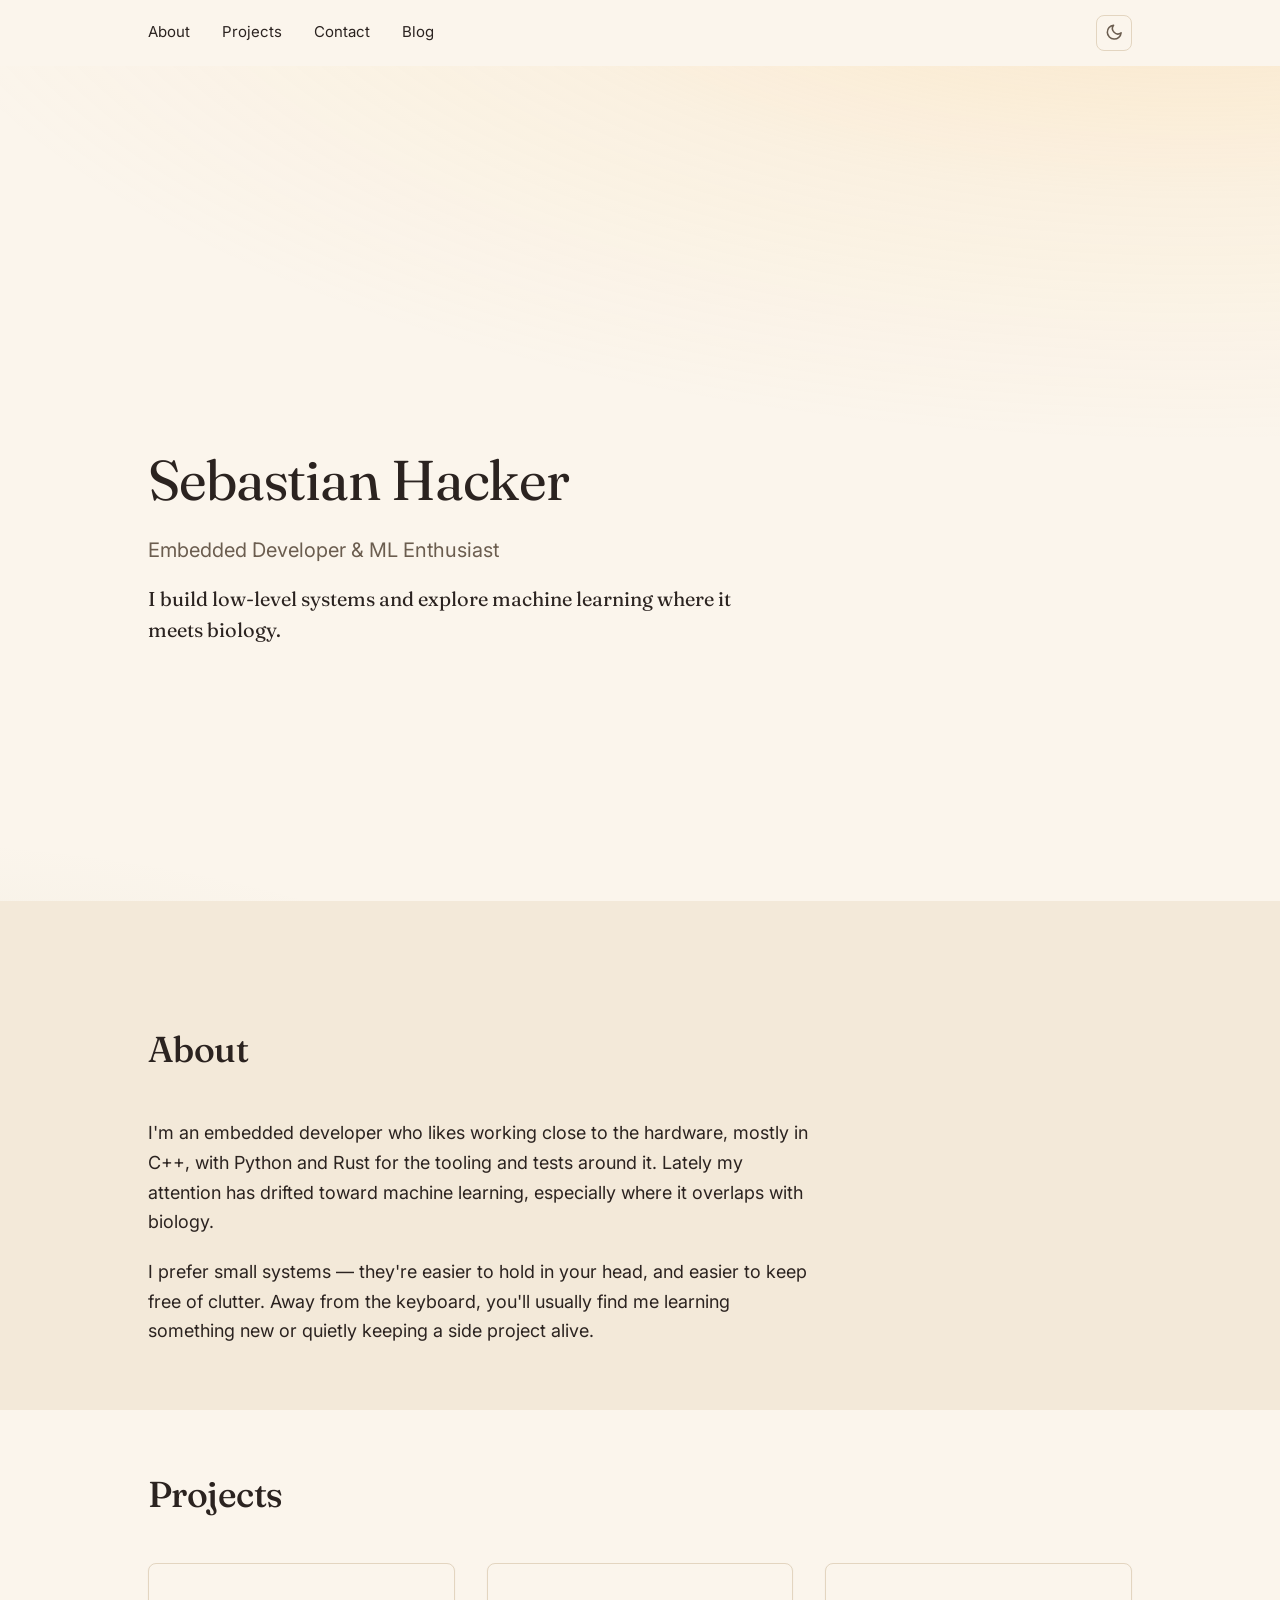
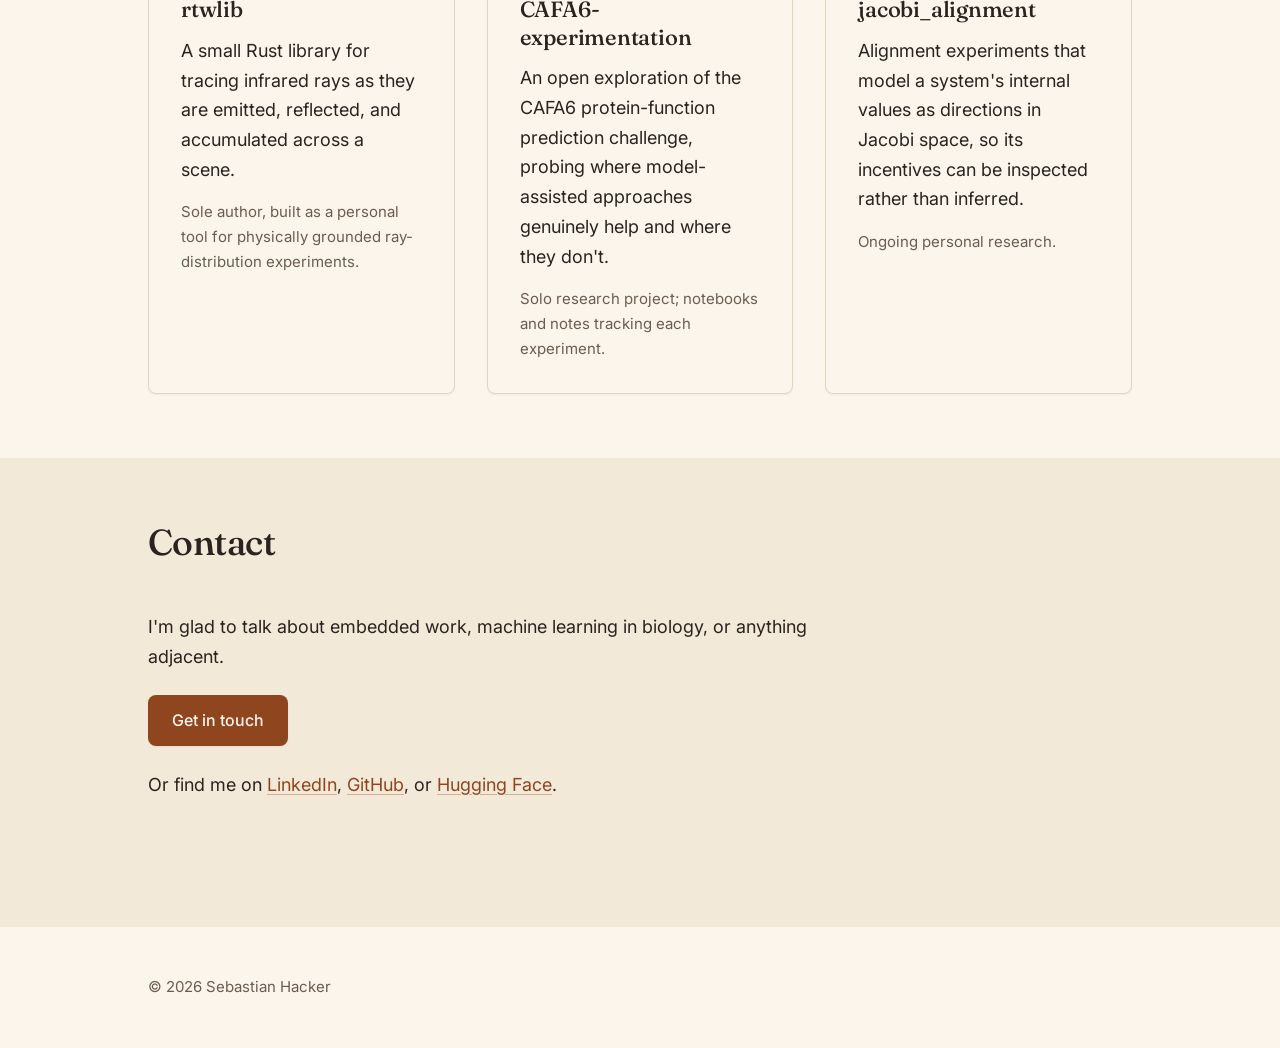
<file: index.html>
<!DOCTYPE html>
<html lang="en">
<head>
  <meta charset="UTF-8">
  <meta name="viewport" content="width=device-width, initial-scale=1">
  <title>Sebastian Hacker — Embedded Developer &amp; ML Enthusiast</title>
  <meta name="description" content="Embedded developer Sebastian Hacker works in C++, Python and Rust, and is exploring machine learning where it meets biology — favouring small, clear systems.">
  <meta name="color-scheme" content="light dark">
  <meta property="og:type" content="website">
  <meta property="og:title" content="Sebastian Hacker — Embedded Developer &amp; ML Enthusiast">
  <meta property="og:description" content="Embedded developer in C++, Python, and Rust, now working on machine learning where it meets biology.">

  <link rel="preconnect" href="https://fonts.googleapis.com">
  <link rel="preconnect" href="https://fonts.gstatic.com" crossorigin>
  <link rel="stylesheet" href="https://fonts.googleapis.com/css2?family=Fraunces:opsz,wght@9..144,400;9..144,500&family=Inter:wght@400;500;600&display=swap">
  <link rel="stylesheet" href="styles.css">

  <script>
    (function () {
      document.documentElement.classList.add('js');
      try {
        var t = localStorage.getItem('theme');
        if (t === 'light' || t === 'dark') document.documentElement.setAttribute('data-theme', t);
      } catch (e) {}
    })();
  </script>
</head>
<body>
  <a class="skip-link" href="#main">Skip to content</a>

  <header class="page-header">
    <div class="container">
      <nav class="site-nav" aria-label="Primary">
        <ul>
          <li><a class="nav-link" data-section="about" href="#about">About</a></li>
          <li><a class="nav-link" data-section="projects" href="#projects">Projects</a></li>
          <li><a class="nav-link" data-section="contact" href="#contact">Contact</a></li>
          <li><a class="nav-link" href="blog/index.html">Blog</a></li>
        </ul>
      </nav>

      <button class="theme-toggle" type="button" aria-label="Switch to dark theme" aria-pressed="false">
        <span data-icon="moon" aria-hidden="true">
          <svg viewBox="0 0 24 24" fill="none" stroke="currentColor" stroke-width="2" stroke-linecap="round" stroke-linejoin="round">
            <path d="M21 12.8A9 9 0 1 1 11.2 3a7 7 0 0 0 9.8 9.8z"></path>
          </svg>
        </span>
        <span data-icon="sun" aria-hidden="true" hidden>
          <svg viewBox="0 0 24 24" fill="none" stroke="currentColor" stroke-width="2" stroke-linecap="round">
            <circle cx="12" cy="12" r="4"></circle>
            <path d="M12 2v2M12 20v2M4.9 4.9l1.4 1.4M17.7 17.7l1.4 1.4M2 12h2M20 12h2M4.9 19.1l1.4-1.4M17.7 6.3l1.4-1.4"></path>
          </svg>
        </span>
      </button>
    </div>
  </header>

  <main id="main">
    <section class="hero" aria-labelledby="hero-name">
      <div class="container">
        <h1 id="hero-name">Sebastian Hacker</h1>
        <p class="hero__role">Embedded Developer &amp; ML Enthusiast</p>
        <p class="hero__tagline">I build low-level systems and explore machine learning where it meets biology.</p>
      </div>
    </section>

    <section class="section section--surface about" id="about" aria-labelledby="about-title">
      <div class="container">
        <h2 class="section__title reveal" id="about-title">About</h2>
        <div class="section__body prose reveal">
          <p>I'm an embedded developer who likes working close to the hardware, mostly in C++, with Python and Rust for the tooling and tests around it. Lately my attention has drifted toward machine learning, especially where it overlaps with biology.</p>
          <p>I prefer small systems — they're easier to hold in your head, and easier to keep free of clutter. Away from the keyboard, you'll usually find me learning something new or quietly keeping a side project alive.</p>
        </div>
      </div>
    </section>

    <section class="section projects" id="projects" aria-labelledby="projects-title">
      <div class="container">
        <h2 class="section__title reveal" id="projects-title">Projects</h2>
        <ul class="projects__list">
          <li class="reveal">
            <a class="project" href="https://github.com/Kelmoir/rtwlib" target="_blank" rel="noopener noreferrer">
              <h3 class="project__title">rtwlib</h3>
              <p class="project__desc">A small Rust library for tracing infrared rays as they are emitted, reflected, and accumulated across a scene.</p>
              <p class="project__outcome">Sole author, built as a personal tool for physically grounded ray-distribution experiments.</p>
            </a>
          </li>
          <li class="reveal">
            <a class="project" href="https://github.com/Kelmoir/CAFA6-experimentation" target="_blank" rel="noopener noreferrer">
              <h3 class="project__title">CAFA6-experimentation</h3>
              <p class="project__desc">An open exploration of the CAFA6 protein-function prediction challenge, probing where model-assisted approaches genuinely help and where they don't.</p>
              <p class="project__outcome">Solo research project; notebooks and notes tracking each experiment.</p>
            </a>
          </li>
          <li class="reveal">
            <a class="project" href="https://github.com/Kelmoir/jacobi_allignment" target="_blank" rel="noopener noreferrer">
              <h3 class="project__title">jacobi_alignment</h3>
              <p class="project__desc">Alignment experiments that model a system's internal values as directions in Jacobi space, so its incentives can be inspected rather than inferred.</p>
              <p class="project__outcome">Ongoing personal research.</p>
            </a>
          </li>
        </ul>
      </div>
    </section>

    <section class="section section--surface contact" id="contact" aria-labelledby="contact-title">
      <div class="container">
        <h2 class="section__title reveal" id="contact-title">Contact</h2>
        <div class="section__body prose reveal">
          <p>I'm glad to talk about embedded work, machine learning in biology, or anything adjacent.</p>
          <a class="contact__cta" href="mailto:kelmoir@googlemail.com">Get in touch</a>
          <p class="contact__secondary">Or find me on <a href="https://www.linkedin.com/in/sebastian-hacker-609a0439a/">LinkedIn</a>, <a href="https://github.com/Kelmoir">GitHub</a>, or <a href="https://huggingface.co/Kelmoir">Hugging Face</a>.</p>
        </div>
      </div>
    </section>
  </main>

  <footer class="site-footer">
    <div class="container">
      <p>© 2026 Sebastian Hacker</p>
    </div>
  </footer>

  <script src="script.js"></script>
</body>
</html>
</file>
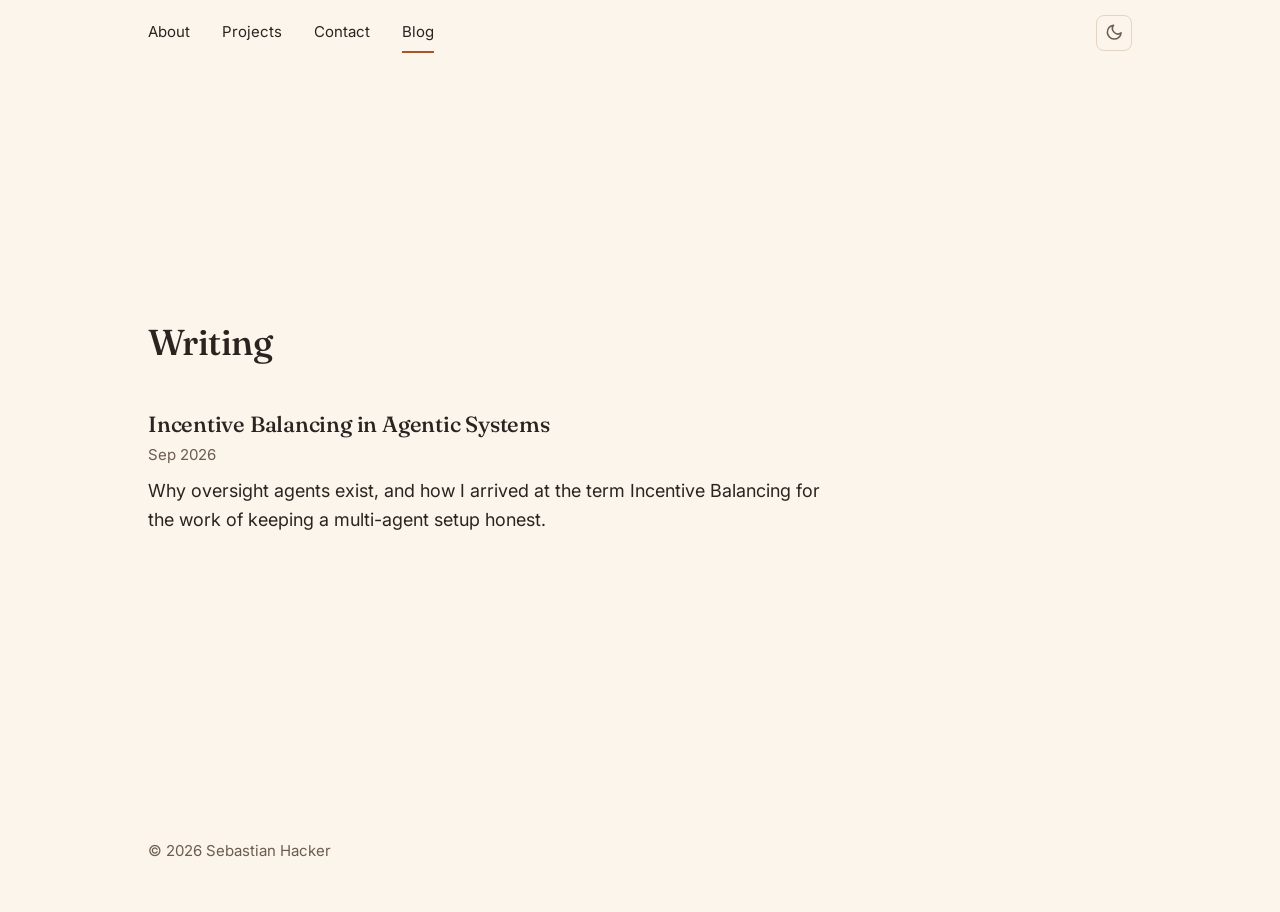
<file: blog/index.html>
<!DOCTYPE html>
<html lang="en">
<head>
  <meta charset="UTF-8">
  <meta name="viewport" content="width=device-width, initial-scale=1">
  <title>Writing — Sebastian Hacker</title>
  <meta name="description" content="Notes and essays by Sebastian Hacker on embedded systems, machine learning, and agentic-system design.">
  <meta name="color-scheme" content="light dark">

  <link rel="preconnect" href="https://fonts.googleapis.com">
  <link rel="preconnect" href="https://fonts.gstatic.com" crossorigin>
  <link rel="stylesheet" href="https://fonts.googleapis.com/css2?family=Fraunces:opsz,wght@9..144,400;9..144,500&family=Inter:wght@400;500;600&display=swap">
  <link rel="stylesheet" href="../styles.css">

  <script>
    (function () {
      document.documentElement.classList.add('js');
      try {
        var t = localStorage.getItem('theme');
        if (t === 'light' || t === 'dark') document.documentElement.setAttribute('data-theme', t);
      } catch (e) {}
    })();
  </script>
</head>
<body>
  <a class="skip-link" href="#main">Skip to content</a>

  <header class="page-header">
    <div class="container">
      <nav class="site-nav" aria-label="Primary">
        <ul>
          <li><a class="nav-link" href="../index.html#about">About</a></li>
          <li><a class="nav-link" href="../index.html#projects">Projects</a></li>
          <li><a class="nav-link" href="../index.html#contact">Contact</a></li>
          <li><a class="nav-link" href="index.html" aria-current="page">Blog</a></li>
        </ul>
      </nav>

      <button class="theme-toggle" type="button" aria-label="Switch to dark theme" aria-pressed="false">
        <span data-icon="moon" aria-hidden="true">
          <svg viewBox="0 0 24 24" fill="none" stroke="currentColor" stroke-width="2" stroke-linecap="round" stroke-linejoin="round">
            <path d="M21 12.8A9 9 0 1 1 11.2 3a7 7 0 0 0 9.8 9.8z"></path>
          </svg>
        </span>
        <span data-icon="sun" aria-hidden="true" hidden>
          <svg viewBox="0 0 24 24" fill="none" stroke="currentColor" stroke-width="2" stroke-linecap="round">
            <circle cx="12" cy="12" r="4"></circle>
            <path d="M12 2v2M12 20v2M4.9 4.9l1.4 1.4M17.7 17.7l1.4 1.4M2 12h2M20 12h2M4.9 19.1l1.4-1.4M17.7 6.3l1.4-1.4"></path>
          </svg>
        </span>
      </button>
    </div>
  </header>

  <main id="main">
    <section class="section blog-index" aria-labelledby="blog-title">
      <div class="container">
        <h1 class="section__title" id="blog-title">Writing</h1>
        <ul class="post-list">
          <li class="post-item">
            <h2 class="post-item__title">
              <a href="incentive-balancing-in-agentic-systems.html">Incentive Balancing in Agentic Systems</a>
            </h2>
            <p class="post-item__date">Sep 2026</p>
            <p class="post-item__excerpt">Why oversight agents exist, and how I arrived at the term Incentive Balancing for the work of keeping a multi-agent setup honest.</p>
          </li>
        </ul>
      </div>
    </section>
  </main>

  <footer class="site-footer">
    <div class="container">
      <p>© 2026 Sebastian Hacker</p>
    </div>
  </footer>

  <script src="../script.js" defer></script>
</body>
</html>
</file>
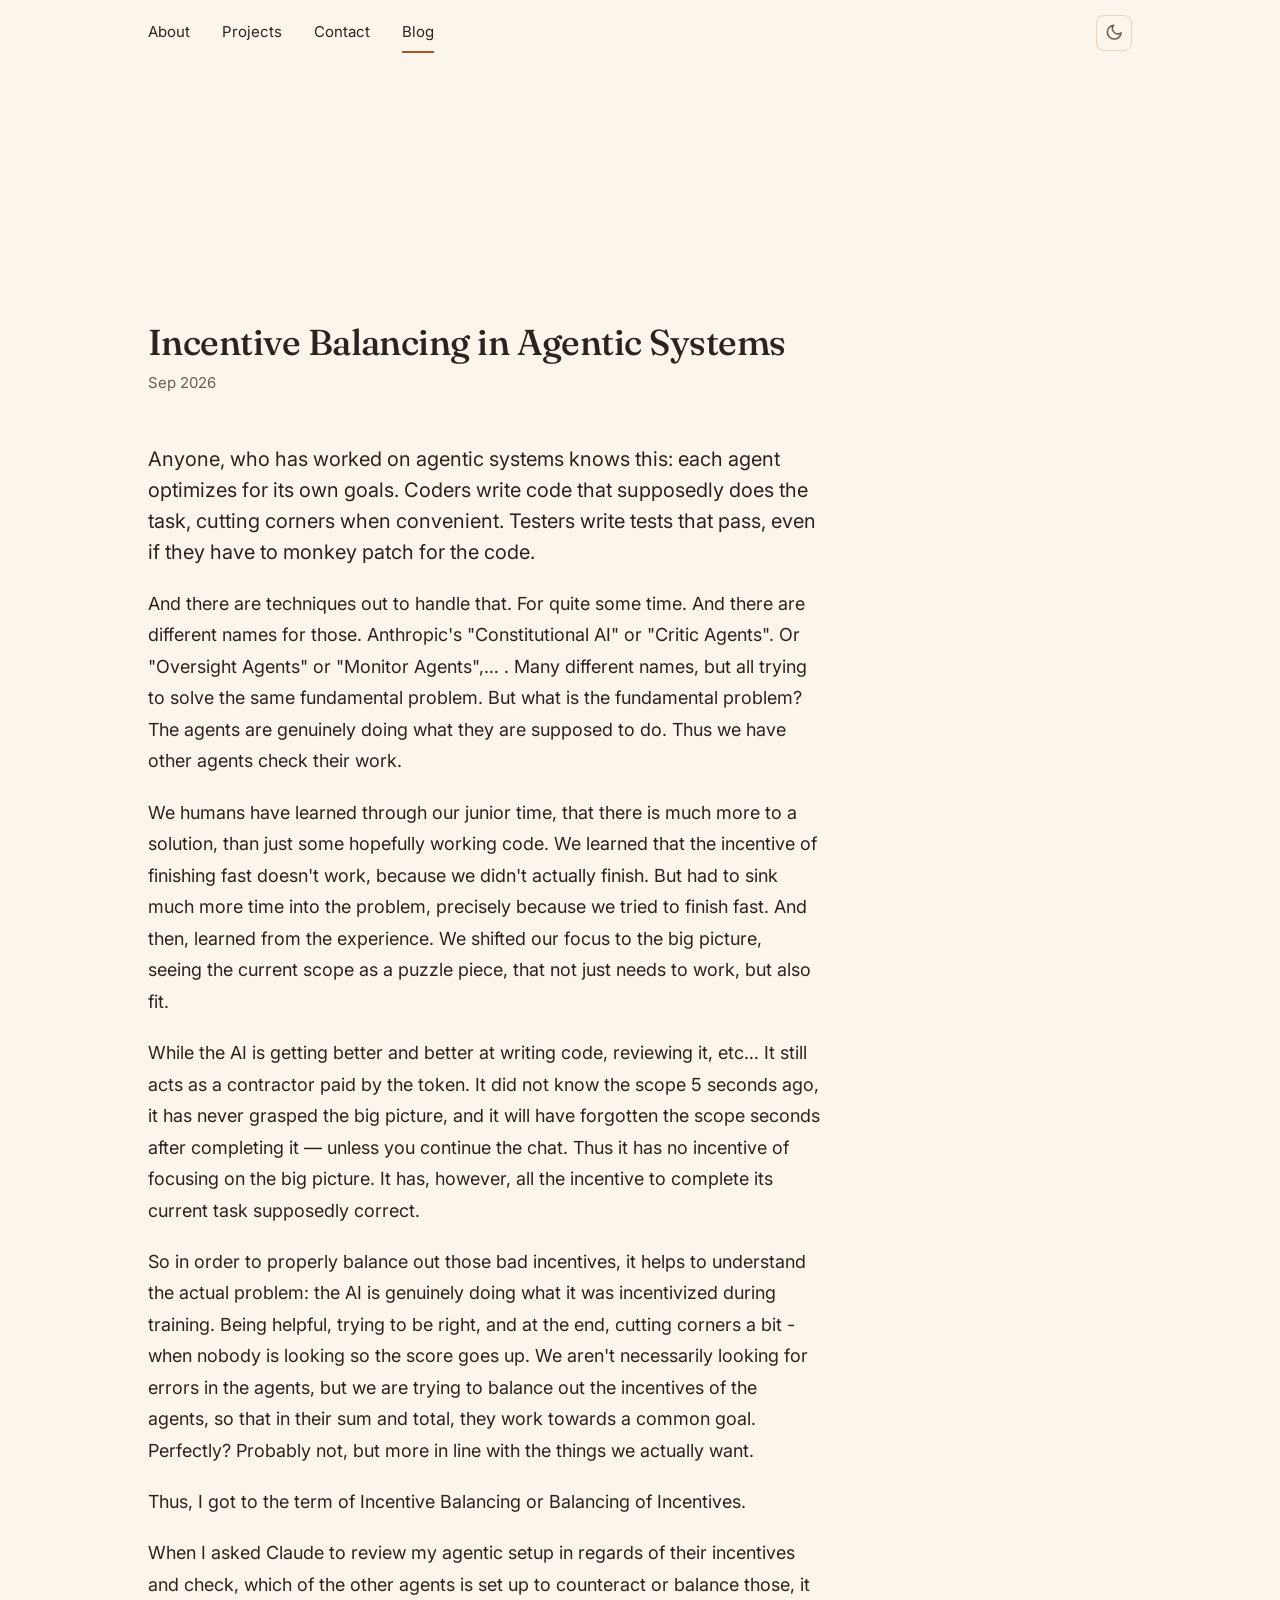
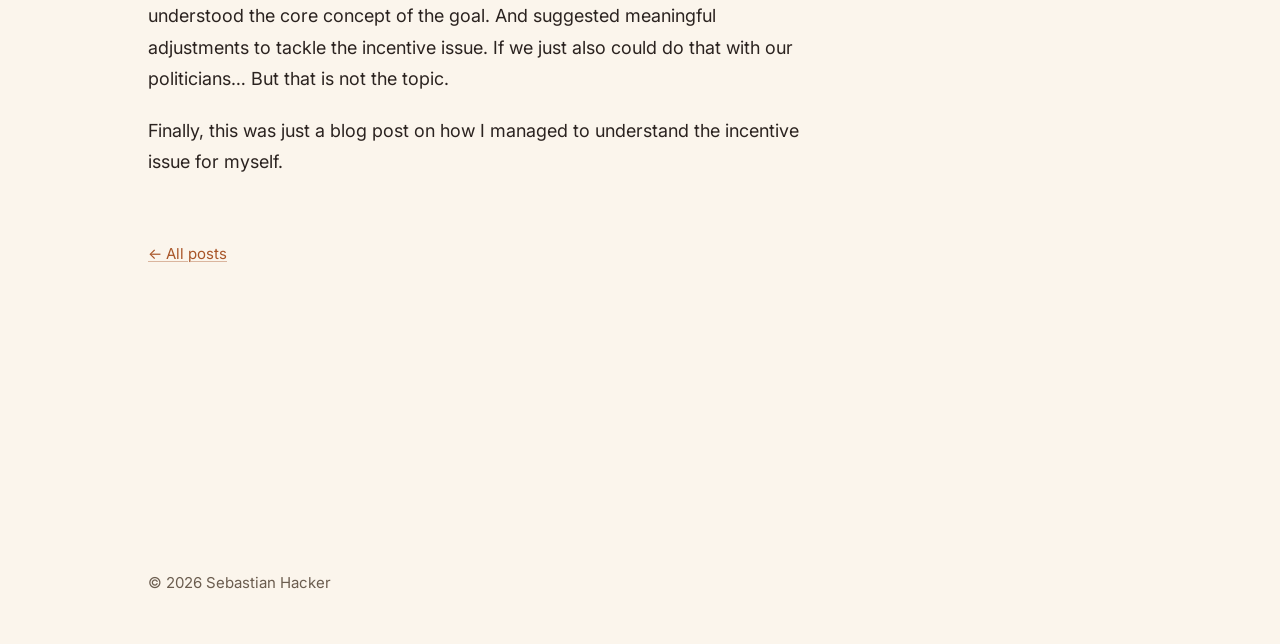
<file: blog/incentive-balancing-in-agentic-systems.html>
<!DOCTYPE html>
<html lang="en">
<head>
  <meta charset="UTF-8">
  <meta name="viewport" content="width=device-width, initial-scale=1">
  <title>Incentive Balancing in Agentic Systems — Sebastian Hacker</title>
  <meta name="description" content="Why oversight agents exist, and how I arrived at the term Incentive Balancing for the work of keeping a multi-agent setup honest.">
  <meta name="color-scheme" content="light dark">

  <link rel="preconnect" href="https://fonts.googleapis.com">
  <link rel="preconnect" href="https://fonts.gstatic.com" crossorigin>
  <link rel="stylesheet" href="https://fonts.googleapis.com/css2?family=Fraunces:opsz,wght@9..144,400;9..144,500&family=Inter:wght@400;500;600&display=swap">
  <link rel="stylesheet" href="../styles.css">

  <script>
    (function () {
      document.documentElement.classList.add('js');
      try {
        var t = localStorage.getItem('theme');
        if (t === 'light' || t === 'dark') document.documentElement.setAttribute('data-theme', t);
      } catch (e) {}
    })();
  </script>
</head>
<body>
  <a class="skip-link" href="#main">Skip to content</a>

  <header class="page-header">
    <div class="container">
      <nav class="site-nav" aria-label="Primary">
        <ul>
          <li><a class="nav-link" href="../index.html#about">About</a></li>
          <li><a class="nav-link" href="../index.html#projects">Projects</a></li>
          <li><a class="nav-link" href="../index.html#contact">Contact</a></li>
          <li><a class="nav-link" href="index.html" aria-current="page">Blog</a></li>
        </ul>
      </nav>

      <button class="theme-toggle" type="button" aria-label="Switch to dark theme" aria-pressed="false">
        <span data-icon="moon" aria-hidden="true">
          <svg viewBox="0 0 24 24" fill="none" stroke="currentColor" stroke-width="2" stroke-linecap="round" stroke-linejoin="round">
            <path d="M21 12.8A9 9 0 1 1 11.2 3a7 7 0 0 0 9.8 9.8z"></path>
          </svg>
        </span>
        <span data-icon="sun" aria-hidden="true" hidden>
          <svg viewBox="0 0 24 24" fill="none" stroke="currentColor" stroke-width="2" stroke-linecap="round">
            <circle cx="12" cy="12" r="4"></circle>
            <path d="M12 2v2M12 20v2M4.9 4.9l1.4 1.4M17.7 17.7l1.4 1.4M2 12h2M20 12h2M4.9 19.1l1.4-1.4M17.7 6.3l1.4-1.4"></path>
          </svg>
        </span>
      </button>
    </div>
  </header>

  <main id="main">
    <article class="section post">
      <div class="container">
        <header class="post-header">
          <h1 class="post-header__title">Incentive Balancing in Agentic Systems</h1>
          <p class="post-header__date">Sep 2026</p>
        </header>

        <div class="post-body">
          <p class="lead">Anyone, who has worked on agentic systems knows this: each agent optimizes for its own goals. Coders write code that supposedly does the task, cutting corners when convenient. Testers write tests that pass, even if they have to monkey patch for the code.</p>

          <p>And there are techniques out to handle that. For quite some time. And there are different names for those. Anthropic's "Constitutional AI" or "Critic Agents". Or "Oversight Agents" or "Monitor Agents",… . Many different names, but all trying to solve the same fundamental problem. But what is the fundamental problem? The agents are genuinely doing what they are supposed to do. Thus we have other agents check their work.</p>

          <p>We humans have learned through our junior time, that there is much more to a solution, than just some hopefully working code. We learned that the incentive of finishing fast doesn't work, because we didn't actually finish. But had to sink much more time into the problem, precisely because we tried to finish fast. And then, learned from the experience. We shifted our focus to the big picture, seeing the current scope as a puzzle piece, that not just needs to work, but also fit.</p>

          <p>While the AI is getting better and better at writing code, reviewing it, etc… It still acts as a contractor paid by the token. It did not know the scope 5 seconds ago, it has never grasped the big picture, and it will have forgotten the scope seconds after completing it — unless you continue the chat. Thus it has no incentive of focusing on the big picture. It has, however, all the incentive to complete its current task supposedly correct.</p>

          <p>So in order to properly balance out those bad incentives, it helps to understand the actual problem: the AI is genuinely doing what it was incentivized during training. Being helpful, trying to be right, and at the end, cutting corners a bit - when nobody is looking so the score goes up. We aren't necessarily looking for errors in the agents, but we are trying to balance out the incentives of the agents, so that in their sum and total, they work towards a common goal. Perfectly? Probably not, but more in line with the things we actually want.</p>

          <p>Thus, I got to the term of Incentive Balancing or Balancing of Incentives.</p>

          <p>When I asked Claude to review my agentic setup in regards of their incentives and check, which of the other agents is set up to counteract or balance those, it understood the core concept of the goal. And suggested meaningful adjustments to tackle the incentive issue. If we just also could do that with our politicians… But that is not the topic.</p>

          <p>Finally, this was just a blog post on how I managed to understand the incentive issue for myself.</p>
        </div>

        <a class="back-link" href="index.html">← All posts</a>
      </div>
    </article>
  </main>

  <footer class="site-footer">
    <div class="container">
      <p>© 2026 Sebastian Hacker</p>
    </div>
  </footer>

  <script src="../script.js" defer></script>
</body>
</html>
</file>
<file: styles.css>
/* ============================================================
   Sebastian Hacker — Portfolio
   Visual system per design-standard.md. Light theme is the base;
   dark theme ships behind the header toggle (+ prefers-color-scheme).
   ============================================================ */

:root {
  /* ---- Colour: light ---- */
  --color-bg: #FBF5EC;
  --color-surface: #F3E9D9;
  --color-surface-sunken: #EDE1CD;
  --color-ink: #2B2320;
  --color-ink-muted: #6B5D4F;
  --color-ink-faint: #8A7B6B;
  --color-accent: #A85528;
  --color-accent-strong: #8F461F;
  --color-accent-bright: #D98324;      /* decorative only */
  --color-accent-green: #5C6A44;
  --color-accent-green-soft: #7E8E5A;  /* decorative only */
  --color-cta-bg: #8F461F;
  --color-cta-bg-hover: #7A3A18;
  --color-cta-ink: #FBF5EC;
  --color-border: #E3D5C0;
  --color-border-strong: #D8C4A6;
  --color-focus: #A85528;
  --sun-rgb: 247, 199, 119;
  --shadow-rgb: 74, 55, 40;
  --grain-opacity: 0.035;

  /* ---- Type ---- */
  --font-display: "Fraunces", "Iowan Old Style", "Palatino Linotype", Palatino, Georgia, serif;
  --font-body: "Inter", -apple-system, BlinkMacSystemFont, "Segoe UI", Roboto, Helvetica, Arial, sans-serif;

  --text-hero: clamp(2.5rem, 1.6rem + 4vw, 3.5rem);
  --text-h2: clamp(1.75rem, 1.3rem + 2vw, 2.25rem);
  --text-h3: 1.375rem;
  --text-h4: 1.125rem;
  --text-lead: 1.25rem;
  --text-body: 1.125rem;
  --text-body-long: 1.125rem;
  --text-ui: 1rem;            /* CTA / UI labels — keep ≥16px per design-standard §2.1 */
  --text-small: 0.9375rem;
  --text-overline: 0.8125rem;

  --lh-tight: 1.08;   /* hero h1 */
  --lh-h2: 1.15;
  --lh-h3: 1.25;
  --lh-lead: 1.55;    /* hero tagline, blog post intro */
  --lh-body: 1.65;
  --lh-long: 1.75;

  /* ---- Space (base 8px) ---- */
  --space-3xs: 0.25rem;
  --space-2xs: 0.5rem;
  --space-xs: 0.75rem;
  --space-sm: 1rem;
  --space-md: 1.5rem;
  --space-lg: 2rem;
  --space-xl: 3rem;
  --space-2xl: 4rem;
  --space-3xl: 6rem;
  --space-4xl: 8rem;

  /* ---- Layout ---- */
  --container-max: 1080px;
  --measure-text: 42rem;
  --gutter: clamp(1.5rem, 5vw, 3rem);
  --section-rhythm: clamp(4rem, 10vw, 8rem);
  --header-h: 4rem;

  /* ---- Radius ---- */
  --radius-sm: 4px;
  --radius-md: 8px;
  --radius-lg: 12px;

  /* ---- Elevation ---- */
  --shadow-sm: 0 1px 2px rgba(var(--shadow-rgb), 0.06);
  --shadow-md: 0 4px 16px -4px rgba(var(--shadow-rgb), 0.12),
               0 2px 6px -2px rgba(var(--shadow-rgb), 0.07);
  --shadow-lg: 0 14px 34px -10px rgba(var(--shadow-rgb), 0.16);

  /* ---- Motion ---- */
  --dur-quick: 160ms;
  --dur-base: 240ms;
  --dur-slow: 400ms;
  --ease-soft: cubic-bezier(0.2, 0.6, 0.2, 1);
  --ease-unhurried: cubic-bezier(0.33, 0, 0.2, 1);

  scroll-behavior: smooth;
  scroll-padding-top: calc(var(--header-h) + 1rem);
  color-scheme: light;
}

/* ---- Dark theme: dusk instead of afternoon ---- */
@media (prefers-color-scheme: dark) {
  :root:not([data-theme="light"]) {
    --color-bg: #201A15;
    --color-surface: #2A231D;
    --color-surface-sunken: #17120E;
    --color-ink: #F2E7D5;
    --color-ink-muted: #B7A794;
    --color-ink-faint: #8C7C69;
    --color-accent: #E39A54;
    --color-accent-strong: #EFAE6C;
    --color-accent-bright: #F0A94E;
    --color-accent-green: #9BAA77;
    --color-accent-green-soft: #6E7B54;
    --color-cta-bg: #E39A54;
    --color-cta-bg-hover: #EFAE6C;
    --color-cta-ink: #201A15;
    --color-border: rgba(242, 231, 213, 0.14);
    --color-border-strong: rgba(242, 231, 213, 0.24);
    --color-focus: #E39A54;
    --shadow-sm: 0 1px 2px rgba(0, 0, 0, 0.24);
    --shadow-md: 0 4px 16px -4px rgba(0, 0, 0, 0.38),
                 0 2px 6px -2px rgba(0, 0, 0, 0.28);
    --shadow-lg: 0 14px 34px -10px rgba(0, 0, 0, 0.5);
    --grain-opacity: 0.05;
    color-scheme: dark;
  }
}

[data-theme="dark"] {
  --color-bg: #201A15;
  --color-surface: #2A231D;
  --color-surface-sunken: #17120E;
  --color-ink: #F2E7D5;
  --color-ink-muted: #B7A794;
  --color-ink-faint: #8C7C69;
  --color-accent: #E39A54;
  --color-accent-strong: #EFAE6C;
  --color-accent-bright: #F0A94E;
  --color-accent-green: #9BAA77;
  --color-accent-green-soft: #6E7B54;
  --color-cta-bg: #E39A54;
  --color-cta-bg-hover: #EFAE6C;
  --color-cta-ink: #201A15;
  --color-border: rgba(242, 231, 213, 0.14);
  --color-border-strong: rgba(242, 231, 213, 0.24);
  --color-focus: #E39A54;
  --shadow-sm: 0 1px 2px rgba(0, 0, 0, 0.24);
  --shadow-md: 0 4px 16px -4px rgba(0, 0, 0, 0.38),
               0 2px 6px -2px rgba(0, 0, 0, 0.28);
  --shadow-lg: 0 14px 34px -10px rgba(0, 0, 0, 0.5);
  --grain-opacity: 0.05;
  color-scheme: dark;
}

@media (prefers-reduced-motion: reduce) {
  :root {
    --dur-quick: 0.01ms;
    --dur-base: 0.01ms;
    --dur-slow: 0.01ms;
    scroll-behavior: auto;
  }
}

/* ============================================================
   Reset
   ============================================================ */

*, *::before, *::after { box-sizing: border-box; }
* { margin: 0; }

html { -webkit-text-size-adjust: 100%; }

body {
  min-height: 100vh;
  position: relative;
  background: var(--color-bg);
  color: var(--color-ink);
  font-family: var(--font-body);
  font-size: var(--text-body);
  line-height: var(--lh-body);
  font-synthesis: none;
  -webkit-font-smoothing: antialiased;
  text-rendering: optimizeLegibility;
}

img, svg { display: block; max-width: 100%; }
button { font: inherit; color: inherit; }
ul { list-style: none; padding: 0; }
a { color: inherit; }

/* Fraunces carries optical sizing everywhere it appears (headings + hero tagline) */
h1, h2, h3, h4, .hero__tagline { font-optical-sizing: auto; }

/* Content sits above the fixed grain layer */
body > * { position: relative; z-index: 1; }

/* ---- Paper grain: static feTurbulence, never animated ---- */
body::after {
  content: "";
  position: fixed;
  inset: 0;
  z-index: 0;
  pointer-events: none;
  background-image: url("data:image/svg+xml,%3Csvg xmlns='http://www.w3.org/2000/svg' width='140' height='140'%3E%3Cfilter id='g'%3E%3CfeTurbulence type='fractalNoise' baseFrequency='0.9' numOctaves='2' stitchTiles='stitch'/%3E%3C/filter%3E%3Crect width='100%25' height='100%25' filter='url(%23g)'/%3E%3C/svg%3E");
  background-size: 140px 140px;
  opacity: var(--grain-opacity);
  mix-blend-mode: soft-light;
}

/* ============================================================
   Focus + skip link
   ============================================================ */

:focus-visible {
  outline: 2px solid var(--color-focus);
  outline-offset: 2px;
}

.skip-link {
  position: absolute;
  left: var(--space-sm);
  top: var(--space-sm);
  z-index: 100;
  padding: var(--space-2xs) var(--space-sm);
  background: var(--color-bg);
  color: var(--color-accent);
  border-radius: var(--radius-sm);
  box-shadow: var(--shadow-sm);
  text-decoration: none;
  transform: translateY(calc(-100% - var(--space-lg)));
  transition: transform var(--dur-quick) var(--ease-soft);
}
.skip-link:focus { transform: none; }

/* ============================================================
   Layout primitives
   ============================================================ */

.container {
  width: 100%;
  max-width: var(--container-max);
  margin-inline: auto;
  padding-inline: var(--gutter);
}

.prose { max-width: var(--measure-text); }
.prose p + p { margin-block-start: 1.1em; }

/* ============================================================
   Header
   ============================================================ */

.page-header {
  position: sticky;
  top: 0;
  z-index: 20;
  background: var(--color-bg);
  border-bottom: 1px solid transparent;
  transition: border-color var(--dur-quick) var(--ease-soft),
              box-shadow var(--dur-quick) var(--ease-soft);
}
.page-header[data-scrolled="true"] {
  border-bottom-color: var(--color-border);
  box-shadow: var(--shadow-sm);
}
.page-header .container {
  min-height: var(--header-h);
  display: flex;
  align-items: center;
  justify-content: space-between;
  gap: var(--space-md);
  padding-block: var(--space-2xs);
}

.site-nav ul {
  display: flex;
  flex-wrap: wrap;         /* wrap to a 2nd line before hiding a link */
  align-items: center;
  gap: var(--space-md);
}
@media (min-width: 1024px) {
  .site-nav ul { gap: var(--space-lg); }
}

.nav-link {
  position: relative;
  display: inline-block;
  padding-block: var(--space-2xs);
  font-size: var(--text-small);
  color: var(--color-ink);
  text-decoration: none;
  transition: color var(--dur-quick) var(--ease-soft);
}
.nav-link::after {
  content: "";
  position: absolute;
  left: 0;
  bottom: 0;
  width: 100%;
  height: 2px;
  background: var(--color-accent);
  transform: scaleX(0);
  transform-origin: left;
  transition: transform var(--dur-base) var(--ease-unhurried);
}
.nav-link[data-active],
.nav-link[aria-current="page"] { color: var(--color-ink); }
.nav-link[data-active]::after,
.nav-link[aria-current="page"]::after { transform: scaleX(1); }

@media (hover: hover) {
  .nav-link:hover { color: var(--color-accent); }
  .nav-link:hover::after { transform: scaleX(1); }
}

/* ---- Theme toggle ---- */
.theme-toggle {
  flex-shrink: 0;
  display: inline-flex;
  align-items: center;
  justify-content: center;
  width: 2.25rem;
  height: 2.25rem;
  background: transparent;
  border: 1px solid var(--color-border);
  border-radius: var(--radius-md);
  color: var(--color-ink-muted);
  cursor: pointer;
  transition: color var(--dur-quick) var(--ease-soft),
              border-color var(--dur-quick) var(--ease-soft);
}
.theme-toggle svg { width: 1.15rem; height: 1.15rem; }
@media (hover: hover) {
  .theme-toggle:hover { color: var(--color-ink); border-color: var(--color-border-strong); }
}
/* Without JS the toggle can't do anything — don't render a dead control. */
html:not(.js) .theme-toggle { display: none; }

/* ============================================================
   Hero
   ============================================================ */

.hero {
  position: relative;
  overflow: hidden;
  background: var(--color-bg);
  display: flex;
  align-items: center;
  min-height: calc(100vh - var(--header-h));
  min-height: calc(100svh - var(--header-h));
}

/* Late-day light-wash on its own layer so it never touches the text */
.hero::before {
  content: "";
  position: absolute;
  inset: -12%;
  z-index: 0;
  pointer-events: none;
  background:
    radial-gradient(120% 80% at 85% -10%,
      rgba(var(--sun-rgb), 0.38) 0%,
      rgba(var(--sun-rgb), 0.10) 40%,
      transparent 70%),
    radial-gradient(90% 60% at 0% 120%,
      rgba(126, 142, 90, 0.12) 0%,
      transparent 60%);
  animation: hero-drift 52s ease-in-out infinite alternate;
}
/* Dusk wash: the explicit dark toggle, or OS dark preference when not forced light. */
[data-theme="dark"] .hero::before {
  background:
    radial-gradient(120% 80% at 85% -10%,
      rgba(var(--sun-rgb), 0.20) 0%,
      rgba(var(--sun-rgb), 0.06) 40%,
      transparent 70%),
    radial-gradient(90% 60% at 0% 120%,
      rgba(126, 142, 90, 0.08) 0%,
      transparent 60%);
}
@media (prefers-color-scheme: dark) {
  :root:not([data-theme="light"]) .hero::before {
    background:
      radial-gradient(120% 80% at 85% -10%,
        rgba(var(--sun-rgb), 0.20) 0%,
        rgba(var(--sun-rgb), 0.06) 40%,
        transparent 70%),
      radial-gradient(90% 60% at 0% 120%,
        rgba(126, 142, 90, 0.08) 0%,
        transparent 60%);
  }
}

@keyframes hero-drift {
  from { transform: translate3d(0, 0, 0) scale(1); }
  to   { transform: translate3d(-2%, 1.6%, 0) scale(1.045); }
}
@media (prefers-reduced-motion: reduce) {
  .hero::before { animation: none; }
}

.hero .container {
  position: relative;
  z-index: 1;
  padding-block: var(--section-rhythm) 0;
}

.hero h1 {
  font-family: var(--font-display);
  font-weight: 400;
  font-size: var(--text-hero);
  line-height: var(--lh-tight);
  letter-spacing: -0.02em;
}
.hero__role {
  margin-block-start: var(--space-md);
  font-size: var(--text-lead);
  color: var(--color-ink-muted);
}
.hero__tagline {
  margin-block-start: var(--space-sm);
  max-width: 46ch;              /* the ≤12-word line wraps to at most two */
  font-family: var(--font-display);
  font-weight: 400;
  font-size: var(--text-lead);
  line-height: var(--lh-lead);
  color: var(--color-ink);
}

/* ============================================================
   Sections + shared section chrome
   ============================================================ */

.section {
  padding-block: var(--section-rhythm);
  background: var(--color-bg);
}
.section--surface { background: var(--color-surface); }

/* One --section-rhythm per seam, never two stacked (design-standard §4.5).
   Split it across the seam so each section keeps half the rhythm inside its
   own background colour — otherwise an alternating bg/surface seam leaves the
   incoming section title flush against the colour change. */
.section + .section { padding-block-start: calc(var(--section-rhythm) / 2); }
.section:has(+ .section) { padding-block-end: calc(var(--section-rhythm) / 2); }

.section__title {
  font-family: var(--font-display);
  font-weight: 500;
  font-size: var(--text-h2);
  line-height: var(--lh-h2);
  letter-spacing: -0.015em;
}
.section__body { margin-block-start: var(--space-xl); }

/* Text links in prose / post body (unclassed <a> only — leaves buttons alone) */
.prose a:not([class]),
.post-body a:not([class]) {
  color: var(--color-accent);
  text-decoration: underline;
  text-decoration-thickness: 1px;
  text-underline-offset: 0.15em;
  text-decoration-color: color-mix(in srgb, var(--color-accent) 40%, transparent);
  transition: color var(--dur-quick) var(--ease-soft),
              text-decoration-color var(--dur-quick) var(--ease-soft),
              text-decoration-thickness var(--dur-quick) var(--ease-soft);
}
@media (hover: hover) {
  .prose a:not([class]):hover,
  .post-body a:not([class]):hover {
    text-decoration-color: var(--color-accent);
    text-decoration-thickness: 2px;
  }
}
.prose a:not([class]):active,
.post-body a:not([class]):active { color: var(--color-accent-strong); }

/* On a deeper surface, links use the stronger accent (contrast) */
.section--surface .prose a:not([class]) { color: var(--color-accent-strong); }

/* ============================================================
   Projects
   ============================================================ */

.projects__list {
  margin-block-start: var(--space-xl);
  display: grid;
  gap: var(--space-md);
}
@media (min-width: 768px) {
  .projects__list {
    grid-template-columns: repeat(3, 1fr);
    gap: var(--space-lg);
  }
}

/* Whole entry is a link to the project's repo (design-standard §6.2). */
.project {
  display: flex;
  flex-direction: column;
  height: 100%;
  padding: var(--space-md);
  background: var(--color-bg);
  border: 1px solid var(--color-border);
  border-radius: var(--radius-md);
  box-shadow: var(--shadow-sm);
  color: inherit;
  text-decoration: none;
  transition: background var(--dur-base) var(--ease-soft),
              border-color var(--dur-base) var(--ease-soft),
              box-shadow var(--dur-base) var(--ease-soft),
              transform var(--dur-base) var(--ease-soft);
}
@media (min-width: 768px) {
  .project { padding: var(--space-lg); }
}
@media (hover: hover) {
  .project:hover {
    background: var(--color-surface);
    border-color: var(--color-border-strong);
    box-shadow: var(--shadow-md);
    transform: translateY(-2px);
  }
}
.project:active { transform: translateY(-1px); }
@media (prefers-reduced-motion: reduce) {
  .project { transition: none; }
  .project:hover,
  .project:active { transform: none; }
}

.project__title {
  font-family: var(--font-display);
  font-weight: 500;
  font-size: var(--text-h3);
  line-height: var(--lh-h3);
  letter-spacing: -0.01em;
}
.project__desc { margin-block-start: var(--space-xs); }
.project__outcome {
  margin-block-start: var(--space-sm);
  font-size: var(--text-small);
  color: var(--color-ink-muted);
}

/* ============================================================
   Contact
   ============================================================ */

.contact__cta {
  display: inline-block;
  margin-block-start: var(--space-md);
  padding: var(--space-xs) var(--space-md);
  background: var(--color-cta-bg);
  color: var(--color-cta-ink);
  font-size: var(--text-ui);
  font-weight: 500;
  text-decoration: none;
  border-radius: var(--radius-md);
  box-shadow: var(--shadow-sm);
  transition: background var(--dur-quick) var(--ease-soft),
              box-shadow var(--dur-quick) var(--ease-soft),
              transform var(--dur-quick) var(--ease-soft);
}
@media (hover: hover) {
  .contact__cta:hover {
    background: var(--color-cta-bg-hover);
    box-shadow: var(--shadow-md);
    transform: translateY(-1px);
  }
}
.contact__cta:active {
  transform: translateY(0);
  background: var(--color-cta-bg-hover);
}

.contact__secondary { margin-block-start: var(--space-md); }

/* ============================================================
   Footer
   ============================================================ */

.site-footer {
  background: var(--color-bg);
  padding-block: var(--space-xl);
}
.site-footer p {
  font-size: var(--text-small);
  color: var(--color-ink-muted);
}

/* ============================================================
   Blog — index
   ============================================================ */

.blog-index .container,
.post .container { padding-block-start: var(--section-rhythm); padding-block-end: var(--section-rhythm); }

.post-list {
  margin-block-start: var(--space-xl);
  max-width: var(--measure-text);
  display: grid;
  gap: var(--space-lg);
}
.post-item {
  padding-block-end: var(--space-lg);
  border-bottom: 1px solid var(--color-border);
}
.post-item:last-child { border-bottom: 0; padding-block-end: 0; }

.post-item__title {
  font-family: var(--font-display);
  font-weight: 500;
  font-size: var(--text-h3);
  line-height: var(--lh-h3);
  letter-spacing: -0.01em;
}
.post-item__title a {
  color: var(--color-ink);
  text-decoration: none;
  transition: color var(--dur-quick) var(--ease-soft);
}
@media (hover: hover) {
  .post-item__title a:hover {
    color: var(--color-accent);
    text-decoration: underline;
    text-underline-offset: 0.15em;
  }
}
.post-item__date {
  margin-block-start: var(--space-3xs);
  font-size: var(--text-small);
  color: var(--color-ink-muted);
}
.post-item__excerpt { margin-block-start: var(--space-2xs); }

/* ============================================================
   Blog — post
   ============================================================ */

.post-header__title {
  font-family: var(--font-display);
  font-weight: 500;
  font-size: var(--text-h2);
  line-height: var(--lh-h2);
  letter-spacing: -0.015em;
}
.post-header__date {
  margin-block-start: var(--space-2xs);
  font-size: var(--text-small);
  color: var(--color-ink-muted);
}

.post-body {
  margin-block-start: var(--space-xl);
  max-width: var(--measure-text);
  font-size: var(--text-body-long);
  line-height: var(--lh-long);
}
.post-body > * + * { margin-block-start: 1.1em; }
.post-body .lead {
  font-size: var(--text-lead);
  line-height: var(--lh-lead);
}
.post-body h2 {
  margin-block-start: 1.8em;
  font-family: var(--font-display);
  font-weight: 500;
  font-size: var(--text-h3);
  line-height: var(--lh-h3);
  letter-spacing: -0.01em;
}

.back-link {
  display: inline-block;
  margin-block-start: var(--space-2xl);
  font-size: var(--text-small);
  color: var(--color-accent);
  text-decoration: underline;
  text-decoration-thickness: 1px;
  text-underline-offset: 0.15em;
  text-decoration-color: color-mix(in srgb, var(--color-accent) 40%, transparent);
  transition: color var(--dur-quick) var(--ease-soft),
              text-decoration-color var(--dur-quick) var(--ease-soft),
              text-decoration-thickness var(--dur-quick) var(--ease-soft);
}
@media (hover: hover) {
  .back-link:hover {
    text-decoration-color: var(--color-accent);
    text-decoration-thickness: 2px;
  }
}
.back-link:active { color: var(--color-accent-strong); }

/* ============================================================
   Scroll-reveal (progressive enhancement, guarded by .js)
   ============================================================ */

.js .reveal {
  opacity: 0;
  transform: translateY(12px);
  transition: opacity var(--dur-slow) var(--ease-unhurried),
              transform var(--dur-slow) var(--ease-unhurried);
}
.js .reveal.is-visible {
  opacity: 1;
  transform: none;
}
@media (prefers-reduced-motion: reduce) {
  .js .reveal { opacity: 1; transform: none; transition: none; }
}
</file>
